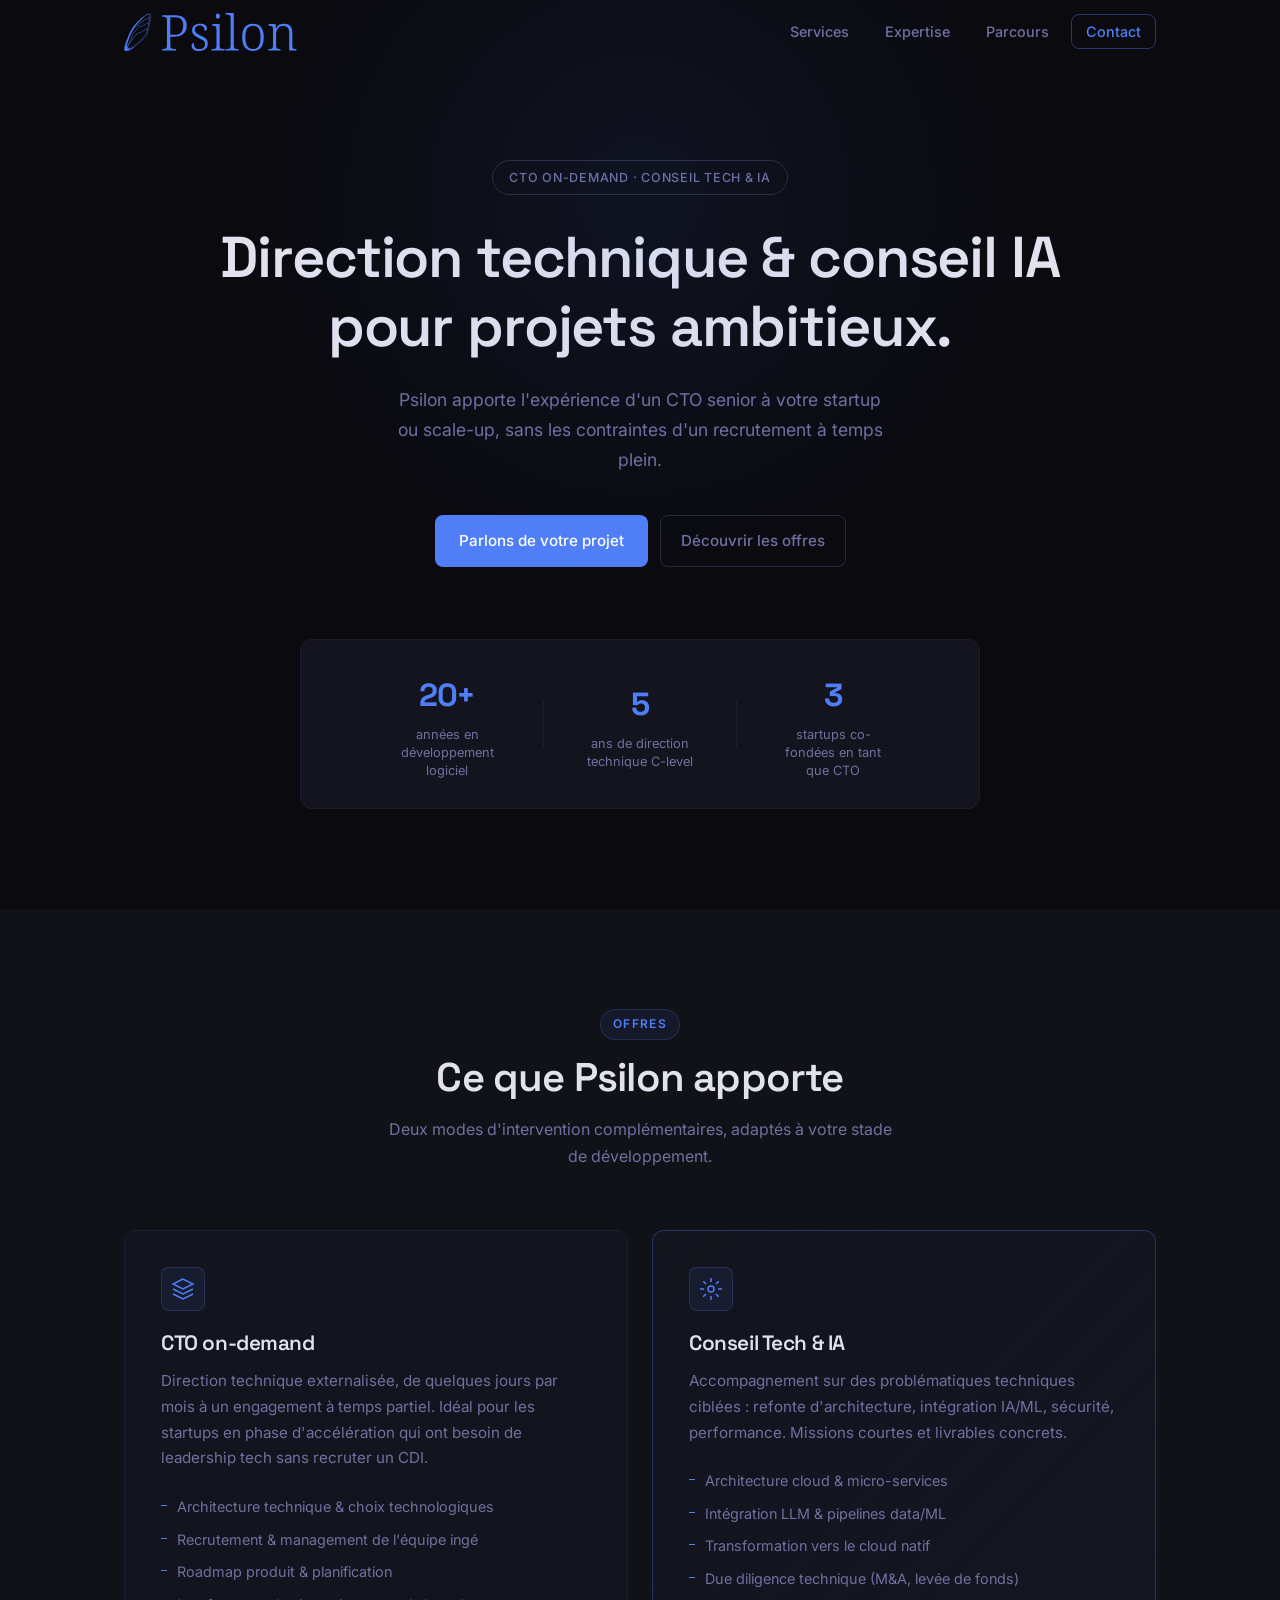
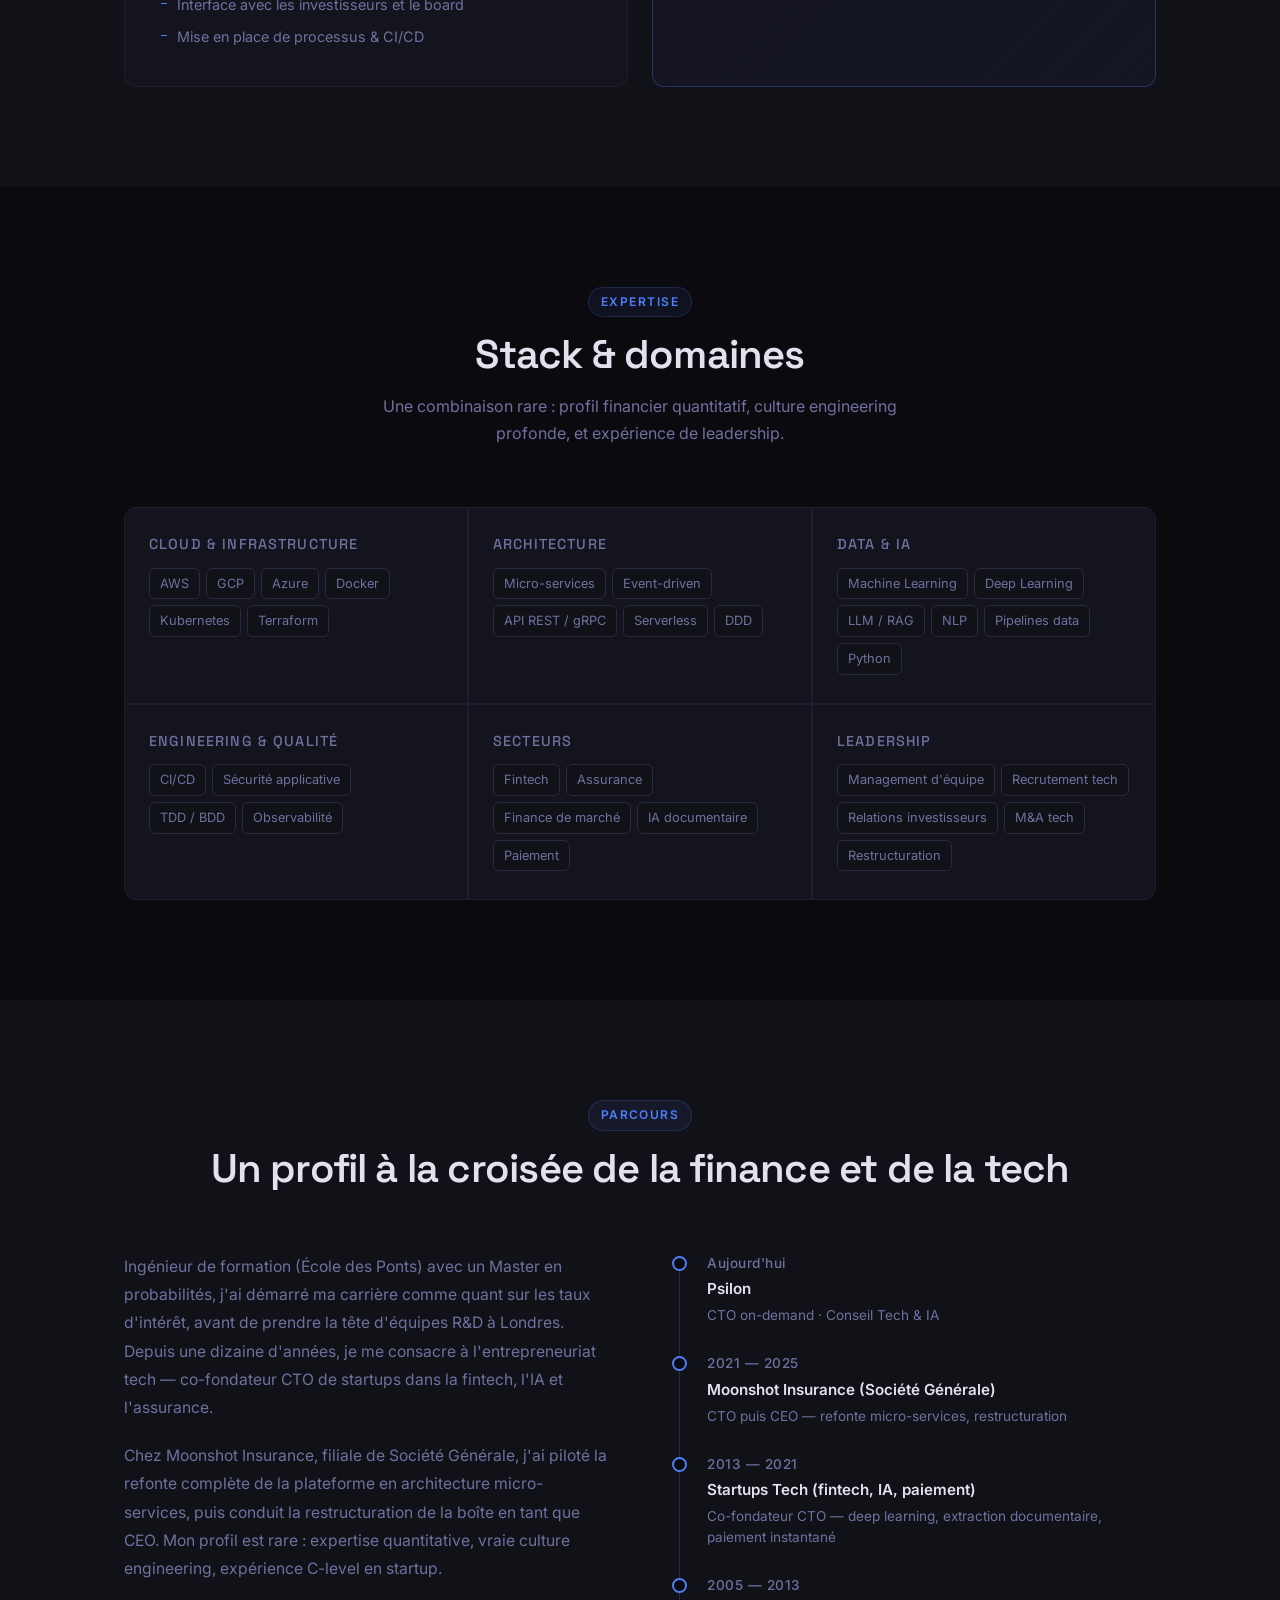
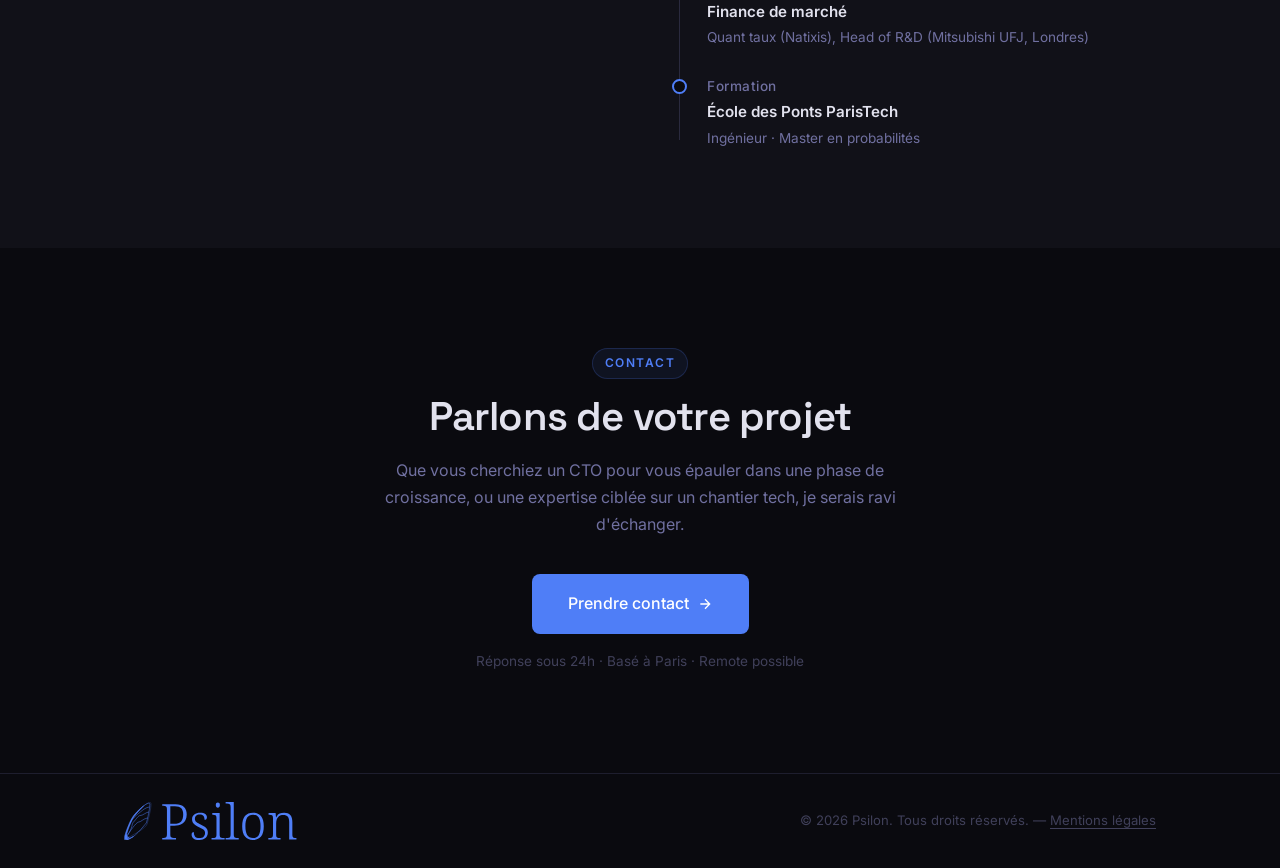
<file: index.html>
<!DOCTYPE html>
<html lang="fr">
<head>
  <meta charset="UTF-8" />
  <meta name="viewport" content="width=device-width, initial-scale=1.0" />
  <title>Psilon — Direction technique & conseil IA</title>
  <meta name="description" content="Psilon — CTO on-demand et conseil tech & IA pour startups et scale-ups ambitieuses." />
  <link rel="preconnect" href="https://fonts.googleapis.com" />
  <link rel="preconnect" href="https://fonts.gstatic.com" crossorigin />
  <link href="https://fonts.googleapis.com/css2?family=Inter:wght@300;400;500;600&family=Space+Grotesk:wght@500;600;700&display=swap" rel="stylesheet" />
  <link rel="stylesheet" href="style.css" />
</head>
<body>

  <!-- Navigation -->
  <nav id="nav">
    <div class="nav-inner">
      <a href="#hero" class="logo">
        <img src="psilon-logo.svg" alt="Psilon" class="logo-img" />
      </a>
      <ul class="nav-links">
        <li><a href="#services">Services</a></li>
        <li><a href="#expertise">Expertise</a></li>
        <li><a href="#parcours">Parcours</a></li>
        <li><a href="#contact" class="nav-cta">Contact</a></li>
      </ul>
      <button class="menu-toggle" aria-label="Menu" aria-expanded="false">
        <span></span><span></span><span></span>
      </button>
    </div>
    <div class="mobile-menu">
      <ul>
        <li><a href="#services">Services</a></li>
        <li><a href="#expertise">Expertise</a></li>
        <li><a href="#parcours">Parcours</a></li>
        <li><a href="#contact">Contact</a></li>
      </ul>
    </div>
  </nav>

  <!-- Hero -->
  <section id="hero">
    <div class="container">
      <div class="hero-badge">CTO on-demand · Conseil Tech & IA</div>
      <h1>Direction technique&nbsp;&amp;&nbsp;conseil IA<br/>pour projets ambitieux.</h1>
      <p class="hero-sub">
        Psilon apporte l'expérience d'un CTO senior à votre startup ou scale-up,
        sans les contraintes d'un recrutement à temps plein.
      </p>
      <div class="hero-actions">
        <a href="#contact" class="btn-primary">Parlons de votre projet</a>
        <a href="#services" class="btn-ghost">Découvrir les offres</a>
      </div>
      <div class="hero-stats">
        <div class="stat">
          <span class="stat-num">20+</span>
          <span class="stat-label">années en développement logiciel</span>
        </div>
        <div class="stat-divider"></div>
        <div class="stat">
          <span class="stat-num">5</span>
          <span class="stat-label">ans de direction technique C-level</span>
        </div>
        <div class="stat-divider"></div>
        <div class="stat">
          <span class="stat-num">3</span>
          <span class="stat-label">startups co-fondées en tant que CTO</span>
        </div>
      </div>
    </div>
  </section>

  <!-- Services -->
  <section id="services">
    <div class="container">
      <div class="section-header">
        <div class="section-tag">Offres</div>
        <h2>Ce que Psilon apporte</h2>
        <p class="section-sub">Deux modes d'intervention complémentaires, adaptés à votre stade de développement.</p>
      </div>
      <div class="services-grid">

        <div class="service-card">
          <div class="service-icon">
            <svg width="24" height="24" viewBox="0 0 24 24" fill="none" stroke="currentColor" stroke-width="1.5">
              <path d="M12 2L2 7l10 5 10-5-10-5z"/>
              <path d="M2 17l10 5 10-5"/>
              <path d="M2 12l10 5 10-5"/>
            </svg>
          </div>
          <h3>CTO on-demand</h3>
          <p>Direction technique externalisée, de quelques jours par mois à un engagement à temps partiel. Idéal pour les startups en phase d'accélération qui ont besoin de leadership tech sans recruter un CDI.</p>
          <ul class="service-list">
            <li>Architecture technique &amp; choix technologiques</li>
            <li>Recrutement &amp; management de l'équipe ingé</li>
            <li>Roadmap produit &amp; planification</li>
            <li>Interface avec les investisseurs et le board</li>
            <li>Mise en place
              de processus &amp; CI/CD</li>
          </ul>
        </div>

        <div class="service-card service-card--accent">
          <div class="service-icon">
            <svg width="24" height="24" viewBox="0 0 24 24" fill="none" stroke="currentColor" stroke-width="1.5">
              <circle cx="12" cy="12" r="3"/>
              <path d="M12 1v4M12 19v4M4.22 4.22l2.83 2.83M16.95 16.95l2.83 2.83M1 12h4M19 12h4M4.22 19.78l2.83-2.83M16.95 7.05l2.83-2.83"/>
            </svg>
          </div>
          <h3>Conseil Tech &amp; IA</h3>
          <p>Accompagnement sur des problématiques techniques ciblées : refonte d'architecture, intégration IA/ML, sécurité, performance. Missions courtes et livrables concrets.</p>
          <ul class="service-list">
            <li>Architecture cloud &amp; micro-services</li>
            <li>Intégration LLM &amp; pipelines data/ML</li>

            <li>Transformation vers le cloud natif</li>
            <li>Due diligence technique (M&amp;A, levée de fonds)</li>
          </ul>
        </div>

      </div>
    </div>
  </section>

  <!-- Expertise -->
  <section id="expertise">
    <div class="container">
      <div class="section-header">
        <div class="section-tag">Expertise</div>
        <h2>Stack &amp; domaines</h2>
        <p class="section-sub">Une combinaison rare : profil financier quantitatif, culture engineering profonde, et expérience de leadership.</p>
      </div>
      <div class="expertise-grid">
        <div class="expertise-block">
          <h4>Cloud &amp; Infrastructure</h4>
          <div class="tags">
            <span class="tag">AWS</span>
            <span class="tag">GCP</span>
            <span class="tag">Azure</span>
            <span class="tag">Docker</span>
            <span class="tag">Kubernetes</span>
            <span class="tag">Terraform</span>
          </div>
        </div>
        <div class="expertise-block">
          <h4>Architecture</h4>
          <div class="tags">
            <span class="tag">Micro-services</span>
            <span class="tag">Event-driven</span>
            <span class="tag">API REST / gRPC</span>
            <span class="tag">Serverless</span>
            <span class="tag">DDD</span>
          </div>
        </div>
        <div class="expertise-block">
          <h4>Data &amp; IA</h4>
          <div class="tags">
            <span class="tag">Machine Learning</span>
            <span class="tag">Deep Learning</span>
            <span class="tag">LLM / RAG</span>
            <span class="tag">NLP</span>
            <span class="tag">Pipelines data</span>
            <span class="tag">Python</span>
          </div>
        </div>
        <div class="expertise-block">
          <h4>Engineering &amp; Qualité</h4>
          <div class="tags">
            <span class="tag">CI/CD</span>

            <span class="tag">Sécurité applicative</span>
            <span class="tag">TDD / BDD</span>
            <span class="tag">Observabilité</span>
          </div>
        </div>
        <div class="expertise-block">
          <h4>Secteurs</h4>
          <div class="tags">
            <span class="tag">Fintech</span>
            <span class="tag">Assurance</span>
            <span class="tag">Finance de marché</span>
            <span class="tag">IA documentaire</span>
            <span class="tag">Paiement</span>
          </div>
        </div>
        <div class="expertise-block">
          <h4>Leadership</h4>
          <div class="tags">
            <span class="tag">Management d'équipe</span>
            <span class="tag">Recrutement tech</span>
            <span class="tag">Relations investisseurs</span>
            <span class="tag">M&amp;A tech</span>
            <span class="tag">Restructuration</span>
          </div>
        </div>
      </div>
    </div>
  </section>

  <!-- Parcours -->
  <section id="parcours">
    <div class="container">
      <div class="section-header">
        <div class="section-tag">Parcours</div>
        <h2>Un profil à la croisée de la finance et de la tech</h2>
      </div>
      <div class="parcours-layout">
        <div class="parcours-intro">
          <p>
            Ingénieur de formation (École des Ponts) avec un Master en probabilités,
            j'ai démarré ma carrière comme quant sur les taux d'intérêt, avant de prendre
            la tête d'équipes R&amp;D à Londres. Depuis une dizaine d'années, je me consacre
            à l'entrepreneuriat tech — co-fondateur CTO de startups dans la fintech,
            l'IA et l'assurance.
          </p>
          <p>
            Chez Moonshot Insurance, filiale de Société Générale, j'ai piloté la refonte
            complète de la plateforme en architecture micro-services, puis conduit la
            restructuration de la boîte en tant que CEO. Mon profil est rare : expertise
            quantitative, vraie culture engineering, expérience C-level en startup.
          </p>
        </div>
        <div class="timeline">
          <div class="timeline-item">
            <div class="timeline-dot"></div>
            <div class="timeline-content">
              <span class="timeline-period">Aujourd'hui</span>
              <strong>Psilon</strong>
              <span>CTO on-demand · Conseil Tech &amp; IA</span>
            </div>
          </div>
          <div class="timeline-item">
            <div class="timeline-dot"></div>
            <div class="timeline-content">
              <span class="timeline-period">2021 — 2025</span>
              <strong>Moonshot Insurance (Société Générale)</strong>
              <span>CTO puis CEO — refonte micro-services, restructuration</span>
            </div>
          </div>
          <div class="timeline-item">
            <div class="timeline-dot"></div>
            <div class="timeline-content">
              <span class="timeline-period">2013 — 2021</span>
              <strong>Startups Tech (fintech, IA, paiement)</strong>
              <span>Co-fondateur CTO — deep learning, extraction documentaire, paiement instantané</span>
            </div>
          </div>
          <div class="timeline-item">
            <div class="timeline-dot"></div>
            <div class="timeline-content">
              <span class="timeline-period">2005 — 2013</span>
              <strong>Finance de marché</strong>
              <span>Quant taux (Natixis), Head of R&amp;D (Mitsubishi UFJ, Londres)</span>
            </div>
          </div>
          <div class="timeline-item">
            <div class="timeline-dot"></div>
            <div class="timeline-content">
              <span class="timeline-period">Formation</span>
              <strong>École des Ponts ParisTech</strong>
              <span>Ingénieur · Master en probabilités</span>
            </div>
          </div>
        </div>
      </div>
    </div>
  </section>

  <!-- Contact -->
  <section id="contact">
    <div class="container">
      <div class="contact-inner">
        <div class="section-tag">Contact</div>
        <h2>Parlons de votre projet</h2>
        <p class="section-sub">
          Que vous cherchiez un CTO pour vous épauler dans une phase de croissance,
          ou une expertise ciblée sur un chantier tech, je serais ravi d'échanger.
        </p>
        <a href="mailto:contact@psilon.eu" class="btn-primary btn-large">
          Prendre contact
          <svg width="16" height="16" viewBox="0 0 24 24" fill="none" stroke="currentColor" stroke-width="2">
            <path d="M5 12h14M12 5l7 7-7 7"/>
          </svg>
        </a>
        <p class="contact-note">Réponse sous 24h · Basé à Paris · Remote possible</p>
      </div>
    </div>
  </section>

  <!-- Footer -->
  <footer>
    <div class="container">
      <div class="footer-inner">
        <a href="#hero" class="logo">
          <img src="psilon-logo.svg" alt="Psilon" class="logo-img" />
        </a>
        <p class="footer-copy">© 2026 Psilon. Tous droits réservés. — <a href="mentions-legales.html">Mentions légales</a></p>
      </div>
    </div>
  </footer>

  <script>
    // Smooth scroll
    document.querySelectorAll('a[href^="#"]').forEach(a => {
      a.addEventListener('click', e => {
        const target = document.querySelector(a.getAttribute('href'));
        if (target) {
          e.preventDefault();
          target.scrollIntoView({ behavior: 'smooth', block: 'start' });
        }
      });
    });

    // Nav scroll style
    const nav = document.getElementById('nav');
    window.addEventListener('scroll', () => {
      nav.classList.toggle('nav--scrolled', window.scrollY > 40);
    });

    // Mobile menu
    const toggle = document.querySelector('.menu-toggle');
    const mobileMenu = document.querySelector('.mobile-menu');
    toggle.addEventListener('click', () => {
      const open = toggle.getAttribute('aria-expanded') === 'true';
      toggle.setAttribute('aria-expanded', String(!open));
      mobileMenu.classList.toggle('open', !open);
    });
    mobileMenu.querySelectorAll('a').forEach(a => {
      a.addEventListener('click', () => {
        toggle.setAttribute('aria-expanded', 'false');
        mobileMenu.classList.remove('open');
      });
    });
  </script>

</body>
</html>
</file>
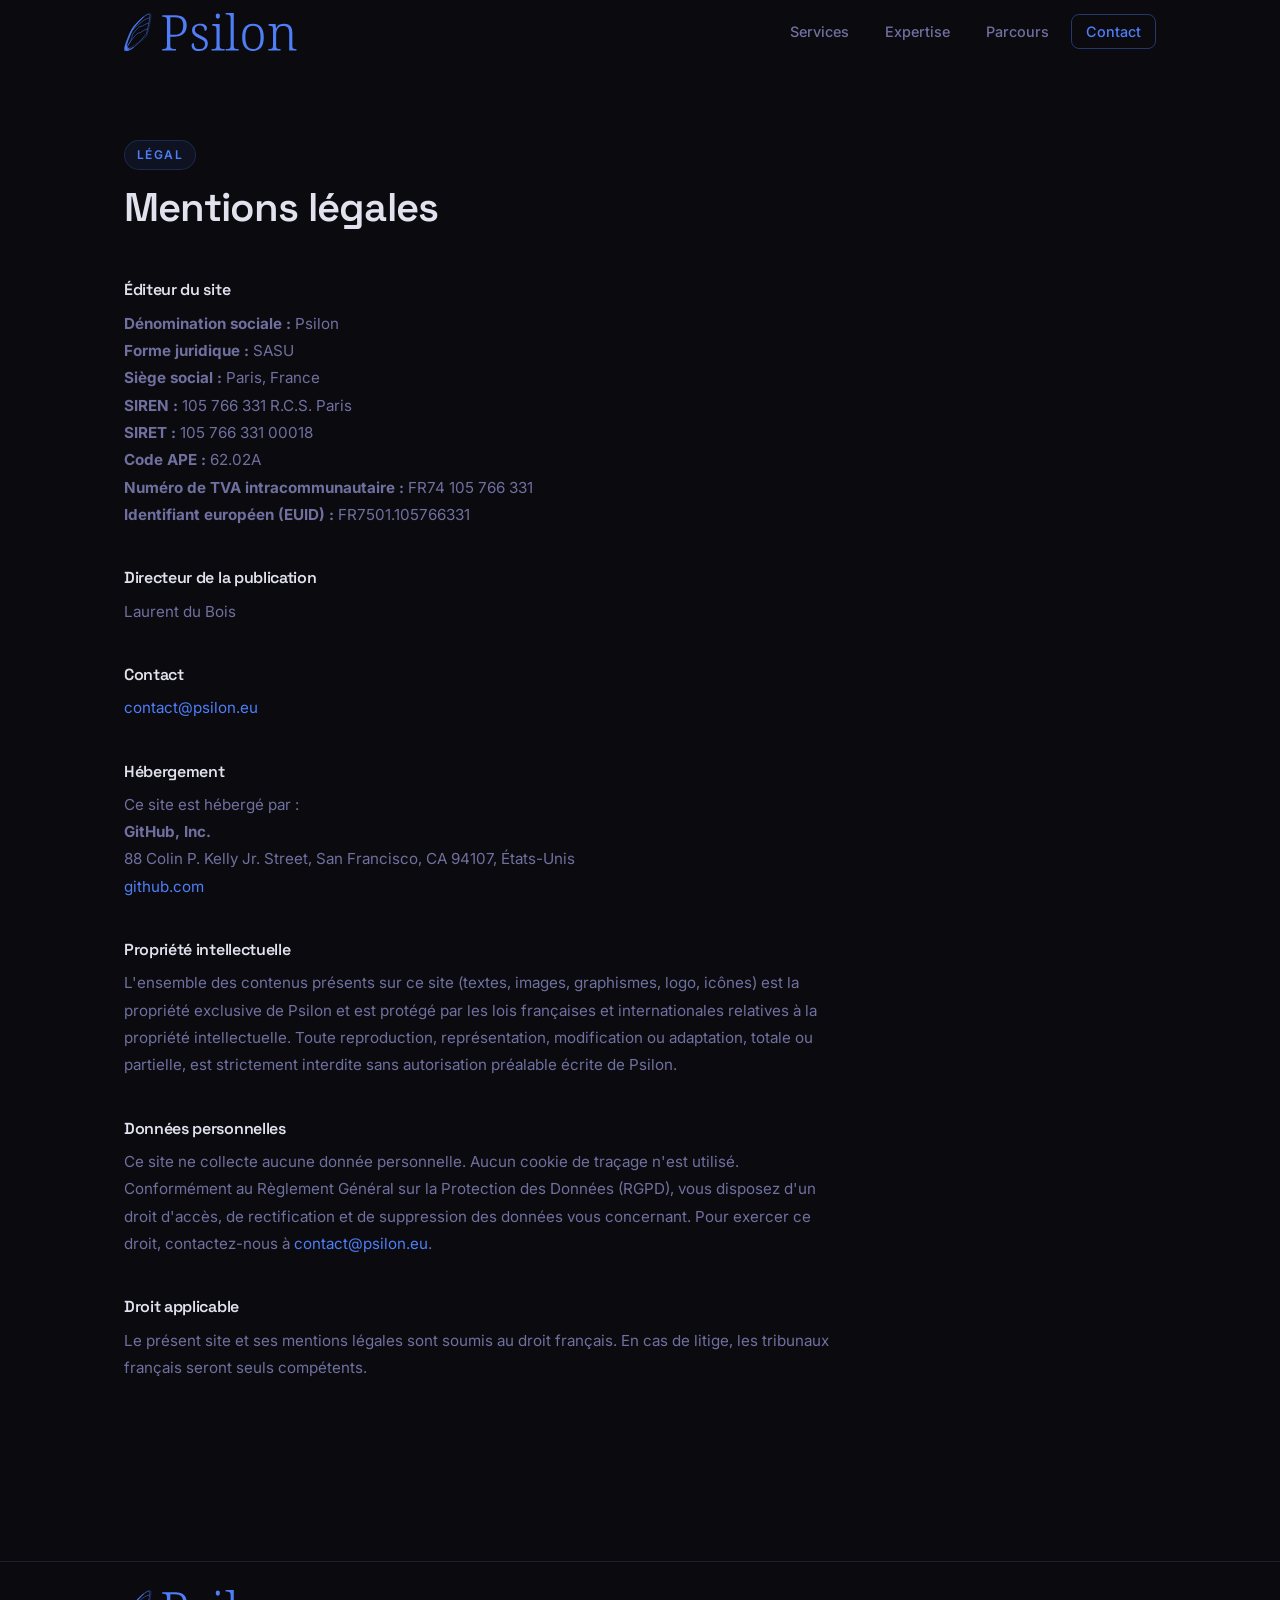
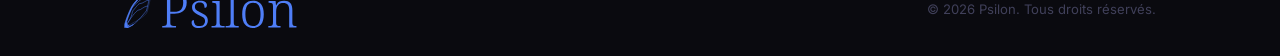
<file: mentions-legales.html>
<!DOCTYPE html>
<html lang="fr">
<head>
  <meta charset="UTF-8" />
  <meta name="viewport" content="width=device-width, initial-scale=1.0" />
  <title>Mentions légales — Psilon</title>
  <link rel="preconnect" href="https://fonts.googleapis.com" />
  <link rel="preconnect" href="https://fonts.gstatic.com" crossorigin />
  <link href="https://fonts.googleapis.com/css2?family=Inter:wght@300;400;500;600&family=Space+Grotesk:wght@500;600;700&display=swap" rel="stylesheet" />
  <link rel="stylesheet" href="style.css" />
</head>
<body>

  <!-- Navigation -->
  <nav id="nav">
    <div class="nav-inner">
      <a href="index.html" class="logo">
        <img src="psilon-logo.svg" alt="Psilon" class="logo-img" />
      </a>
      <ul class="nav-links">
        <li><a href="index.html#services">Services</a></li>
        <li><a href="index.html#expertise">Expertise</a></li>
        <li><a href="index.html#parcours">Parcours</a></li>
        <li><a href="index.html#contact" class="nav-cta">Contact</a></li>
      </ul>
      <button class="menu-toggle" aria-label="Menu" aria-expanded="false">
        <span></span><span></span><span></span>
      </button>
    </div>
    <div class="mobile-menu">
      <ul>
        <li><a href="index.html#services">Services</a></li>
        <li><a href="index.html#expertise">Expertise</a></li>
        <li><a href="index.html#parcours">Parcours</a></li>
        <li><a href="index.html#contact">Contact</a></li>
      </ul>
    </div>
  </nav>

  <!-- Mentions légales -->
  <section id="mentions" style="padding-top: 140px;">
    <div class="container">
      <div class="section-header" style="text-align:left; margin-bottom: 48px;">
        <div class="section-tag">Légal</div>
        <h2>Mentions légales</h2>
      </div>

      <div class="mentions-content">

        <div class="mentions-block">
          <h3>Éditeur du site</h3>
          <p>
            <strong>Dénomination sociale :</strong> Psilon<br />
            <strong>Forme juridique :</strong> SASU<br />
            <strong>Siège social :</strong> Paris, France<br />
            <strong>SIREN :</strong> 105 766 331 R.C.S. Paris<br />
            <strong>SIRET :</strong> 105 766 331 00018<br />
            <strong>Code APE :</strong> 62.02A<br />
            <strong>Numéro de TVA intracommunautaire :</strong> FR74 105 766 331<br />
            <strong>Identifiant européen (EUID) :</strong> FR7501.105766331
          </p>
        </div>

        <div class="mentions-block">
          <h3>Directeur de la publication</h3>
          <p>Laurent du Bois</p>
        </div>

        <div class="mentions-block">
          <h3>Contact</h3>
          <p>
            <a href="mailto:contact@psilon.eu">contact@psilon.eu</a>
          </p>
        </div>

        <div class="mentions-block">
          <h3>Hébergement</h3>
          <p>
            Ce site est hébergé par :<br />
            <strong>GitHub, Inc.</strong><br />
            88 Colin P. Kelly Jr. Street, San Francisco, CA 94107, États-Unis<br />
            <a href="https://github.com">github.com</a>
          </p>
        </div>

        <div class="mentions-block">
          <h3>Propriété intellectuelle</h3>
          <p>
            L'ensemble des contenus présents sur ce site (textes, images, graphismes, logo, icônes) est la propriété exclusive de Psilon et est protégé par les lois françaises et internationales relatives à la propriété intellectuelle. Toute reproduction, représentation, modification ou adaptation, totale ou partielle, est strictement interdite sans autorisation préalable écrite de Psilon.
          </p>
        </div>

        <div class="mentions-block">
          <h3>Données personnelles</h3>
          <p>
            Ce site ne collecte aucune donnée personnelle. Aucun cookie de traçage n'est utilisé. Conformément au Règlement Général sur la Protection des Données (RGPD), vous disposez d'un droit d'accès, de rectification et de suppression des données vous concernant. Pour exercer ce droit, contactez-nous à <a href="mailto:contact@psilon.eu">contact@psilon.eu</a>.
          </p>
        </div>

        <div class="mentions-block">
          <h3>Droit applicable</h3>
          <p>
            Le présent site et ses mentions légales sont soumis au droit français. En cas de litige, les tribunaux français seront seuls compétents.
          </p>
        </div>

      </div>
    </div>
  </section>

  <!-- Footer -->
  <footer>
    <div class="container">
      <div class="footer-inner">
        <a href="index.html" class="logo">
          <img src="psilon-logo.svg" alt="Psilon" class="logo-img" />
        </a>
        <p class="footer-copy">© 2026 Psilon. Tous droits réservés.</p>
      </div>
    </div>
  </footer>

  <script>
    const nav = document.getElementById('nav');
    window.addEventListener('scroll', () => {
      nav.classList.toggle('nav--scrolled', window.scrollY > 40);
    });
    const toggle = document.querySelector('.menu-toggle');
    const mobileMenu = document.querySelector('.mobile-menu');
    toggle.addEventListener('click', () => {
      const open = toggle.getAttribute('aria-expanded') === 'true';
      toggle.setAttribute('aria-expanded', String(!open));
      mobileMenu.classList.toggle('open', !open);
    });
  </script>

</body>
</html>
</file>
<file: style.css>
/* ── Variables ── */
:root {
  --bg:          #0a0a0f;
  --bg-2:        #111118;
  --bg-card:     #14141e;
  --border:      #1e1e2e;
  --border-2:    #2a2a3e;
  --text:        #e2e2ee;
  --text-muted:  #7070a0;
  --text-faint:  #40405a;
  --accent:      #4f7ef7;
  --accent-glow: rgba(79, 126, 247, 0.15);
  --accent-dim:  rgba(79, 126, 247, 0.08);
  --radius:      12px;
  --radius-sm:   8px;
}

/* ── Reset ── */
*, *::before, *::after { box-sizing: border-box; margin: 0; padding: 0; }
html { scroll-behavior: smooth; }
body {
  font-family: 'Inter', system-ui, sans-serif;
  background: var(--bg);
  color: var(--text);
  line-height: 1.7;
  font-size: 16px;
  -webkit-font-smoothing: antialiased;
}
a { color: inherit; text-decoration: none; }
ul { list-style: none; }
img { display: block; max-width: 100%; }

/* ── Container ── */
.container {
  max-width: 1080px;
  margin: 0 auto;
  padding: 0 24px;
}

/* ── Typography ── */
h1, h2, h3, h4 {
  font-family: 'Space Grotesk', sans-serif;
  font-weight: 600;
  line-height: 1.2;
  letter-spacing: -0.02em;
}
h1 { font-size: clamp(2.2rem, 5vw, 3.6rem); }
h2 { font-size: clamp(1.8rem, 3.5vw, 2.5rem); }
h3 { font-size: 1.3rem; }
h4 { font-size: 0.9rem; text-transform: uppercase; letter-spacing: 0.08em; color: var(--text-muted); font-weight: 500; }

/* ── Buttons ── */
.btn-primary {
  display: inline-flex;
  align-items: center;
  gap: 8px;
  background: var(--accent);
  color: #fff;
  padding: 12px 24px;
  border-radius: var(--radius-sm);
  font-weight: 500;
  font-size: 0.95rem;
  transition: opacity 0.2s, transform 0.15s;
}
.btn-primary:hover { opacity: 0.88; transform: translateY(-1px); }
.btn-primary.btn-large { padding: 16px 36px; font-size: 1rem; }

.btn-ghost {
  display: inline-flex;
  align-items: center;
  color: var(--text-muted);
  padding: 12px 20px;
  border-radius: var(--radius-sm);
  font-weight: 500;
  font-size: 0.95rem;
  border: 1px solid var(--border-2);
  transition: color 0.2s, border-color 0.2s;
}
.btn-ghost:hover { color: var(--text); border-color: var(--accent); }

/* ── Navigation ── */
#nav {
  position: fixed;
  top: 0; left: 0; right: 0;
  z-index: 100;
  transition: background 0.3s, border-color 0.3s;
  border-bottom: 1px solid transparent;
}
#nav.nav--scrolled {
  background: rgba(10, 10, 15, 0.92);
  backdrop-filter: blur(12px);
  border-bottom-color: var(--border);
}
.nav-inner {
  max-width: 1080px;
  margin: 0 auto;
  padding: 0 24px;
  height: 64px;
  display: flex;
  align-items: center;
  justify-content: space-between;
}
.logo {
  display: flex;
  align-items: center;
}
.logo-img {
  height: 38px;
  width: auto;
  display: block;
}

.nav-links {
  display: flex;
  align-items: center;
  gap: 8px;
}
.nav-links a {
  color: var(--text-muted);
  font-size: 0.9rem;
  font-weight: 500;
  padding: 8px 14px;
  border-radius: var(--radius-sm);
  transition: color 0.2s;
}
.nav-links a:hover { color: var(--text); }
.nav-links .nav-cta {
  color: var(--accent);
  border: 1px solid rgba(79, 126, 247, 0.4);
}
.nav-links .nav-cta:hover { background: var(--accent-dim); }
.nav-cta--logo { padding: 8px 12px; display: flex; align-items: center; }

.menu-toggle {
  display: none;
  flex-direction: column;
  gap: 5px;
  background: none;
  border: none;
  cursor: pointer;
  padding: 4px;
}
.menu-toggle span {
  display: block;
  width: 22px;
  height: 2px;
  background: var(--text-muted);
  border-radius: 2px;
  transition: transform 0.2s, opacity 0.2s;
}
.menu-toggle[aria-expanded="true"] span:nth-child(1) { transform: translateY(7px) rotate(45deg); }
.menu-toggle[aria-expanded="true"] span:nth-child(2) { opacity: 0; }
.menu-toggle[aria-expanded="true"] span:nth-child(3) { transform: translateY(-7px) rotate(-45deg); }

.mobile-menu {
  display: none;
  background: var(--bg-2);
  border-bottom: 1px solid var(--border);
}
.mobile-menu.open { display: block; }
.mobile-menu ul { padding: 12px 24px 20px; }
.mobile-menu a {
  display: block;
  padding: 12px 0;
  font-size: 1rem;
  font-weight: 500;
  color: var(--text-muted);
  border-bottom: 1px solid var(--border);
}
.mobile-menu a:hover { color: var(--text); }
.mobile-menu li:last-child a { border-bottom: none; }

/* ── Section shared ── */
section {
  padding: 100px 0;
}
.section-header {
  text-align: center;
  margin-bottom: 60px;
}
.section-tag {
  display: inline-block;
  font-size: 0.75rem;
  font-weight: 600;
  letter-spacing: 0.12em;
  text-transform: uppercase;
  color: var(--accent);
  margin-bottom: 14px;
  padding: 4px 12px;
  background: var(--accent-dim);
  border: 1px solid rgba(79, 126, 247, 0.2);
  border-radius: 20px;
}
.section-sub {
  color: var(--text-muted);
  max-width: 520px;
  margin: 14px auto 0;
  font-size: 1rem;
}

/* ── Hero ── */
#hero {
  padding-top: 160px;
  padding-bottom: 100px;
  text-align: center;
  position: relative;
  overflow: hidden;
}
#hero::before {
  content: '';
  position: absolute;
  top: -200px;
  left: 50%;
  transform: translateX(-50%);
  width: 800px;
  height: 800px;
  background: radial-gradient(circle, rgba(79, 126, 247, 0.08) 0%, transparent 70%);
  pointer-events: none;
}
.hero-badge {
  display: inline-block;
  font-size: 0.78rem;
  font-weight: 500;
  letter-spacing: 0.06em;
  text-transform: uppercase;
  color: var(--text-muted);
  border: 1px solid var(--border-2);
  border-radius: 20px;
  padding: 6px 16px;
  margin-bottom: 28px;
}
#hero h1 {
  color: var(--text);
  margin-bottom: 24px;
}
.hero-sub {
  color: var(--text-muted);
  font-size: 1.1rem;
  max-width: 500px;
  margin: 0 auto 40px;
}
.hero-actions {
  display: flex;
  gap: 12px;
  justify-content: center;
  flex-wrap: wrap;
  margin-bottom: 72px;
}
.hero-stats {
  display: flex;
  justify-content: center;
  align-items: center;
  gap: 0;
  flex-wrap: wrap;
  border: 1px solid var(--border);
  border-radius: var(--radius);
  background: var(--bg-card);
  padding: 28px 40px;
  max-width: 680px;
  margin: 0 auto;
}
.stat {
  display: flex;
  flex-direction: column;
  align-items: center;
  gap: 4px;
  padding: 0 36px;
}
.stat-num {
  font-family: 'Space Grotesk', sans-serif;
  font-size: 2rem;
  font-weight: 700;
  color: var(--accent);
  letter-spacing: -0.04em;
}
.stat-label {
  font-size: 0.8rem;
  color: var(--text-muted);
  text-align: center;
  max-width: 120px;
  line-height: 1.4;
}
.stat-divider {
  width: 1px;
  height: 48px;
  background: var(--border);
  flex-shrink: 0;
}

/* ── Services ── */
#services { background: var(--bg-2); }
.services-grid {
  display: grid;
  grid-template-columns: 1fr 1fr;
  gap: 24px;
}
.service-card {
  background: var(--bg-card);
  border: 1px solid var(--border);
  border-radius: var(--radius);
  padding: 36px;
  transition: border-color 0.2s;
}
.service-card:hover { border-color: var(--border-2); }
.service-card--accent {
  border-color: rgba(79, 126, 247, 0.3);
  background: linear-gradient(135deg, var(--bg-card) 0%, rgba(79, 126, 247, 0.05) 100%);
}
.service-card--accent:hover { border-color: rgba(79, 126, 247, 0.5); }
.service-icon {
  width: 44px;
  height: 44px;
  border-radius: var(--radius-sm);
  background: var(--accent-dim);
  border: 1px solid rgba(79, 126, 247, 0.2);
  display: flex;
  align-items: center;
  justify-content: center;
  color: var(--accent);
  margin-bottom: 20px;
}
.service-card h3 {
  margin-bottom: 12px;
  color: var(--text);
}
.service-card > p {
  color: var(--text-muted);
  font-size: 0.95rem;
  margin-bottom: 24px;
  line-height: 1.7;
}
.service-list {
  display: flex;
  flex-direction: column;
  gap: 8px;
}
.service-list li {
  font-size: 0.9rem;
  color: var(--text-muted);
  padding-left: 16px;
  position: relative;
}
.service-list li::before {
  content: '';
  position: absolute;
  left: 0;
  top: 10px;
  width: 6px;
  height: 1px;
  background: var(--accent);
}

/* ── Expertise ── */
.expertise-grid {
  display: grid;
  grid-template-columns: repeat(3, 1fr);
  gap: 2px;
  border: 1px solid var(--border);
  border-radius: var(--radius);
  overflow: hidden;
  background: var(--border);
}
.expertise-block {
  background: var(--bg-card);
  padding: 28px 24px;
  display: flex;
  flex-direction: column;
  gap: 14px;
}
.tags {
  display: flex;
  flex-wrap: wrap;
  gap: 6px;
}
.tag {
  font-size: 0.8rem;
  color: var(--text-muted);
  background: var(--bg-2);
  border: 1px solid var(--border-2);
  border-radius: 6px;
  padding: 4px 10px;
  transition: color 0.2s, border-color 0.2s;
}
.tag:hover { color: var(--text); border-color: var(--accent); }

/* ── Parcours ── */
#parcours { background: var(--bg-2); }
.parcours-layout {
  display: grid;
  grid-template-columns: 1fr 1fr;
  gap: 64px;
  align-items: start;
}
.parcours-intro p {
  color: var(--text-muted);
  font-size: 0.98rem;
  line-height: 1.8;
  margin-bottom: 20px;
}
.timeline {
  display: flex;
  flex-direction: column;
  gap: 0;
  position: relative;
}
.timeline::before {
  content: '';
  position: absolute;
  left: 7px;
  top: 8px;
  bottom: 8px;
  width: 1px;
  background: var(--border-2);
}
.timeline-item {
  display: flex;
  gap: 20px;
  padding-bottom: 28px;
  position: relative;
}
.timeline-item:last-child { padding-bottom: 0; }
.timeline-dot {
  width: 15px;
  height: 15px;
  border-radius: 50%;
  border: 2px solid var(--accent);
  background: var(--bg);
  flex-shrink: 0;
  margin-top: 3px;
  position: relative;
  z-index: 1;
}
.timeline-content {
  display: flex;
  flex-direction: column;
  gap: 3px;
}
.timeline-period {
  font-size: 0.78rem;
  color: var(--accent);
  font-weight: 500;
  letter-spacing: 0.04em;
}
.timeline-content strong {
  font-size: 0.95rem;
  color: var(--text);
  font-weight: 600;
}
.timeline-content span {
  font-size: 0.85rem;
  color: var(--text-muted);
  line-height: 1.5;
}

/* ── Contact ── */
.contact-inner {
  text-align: center;
  max-width: 560px;
  margin: 0 auto;
}
.contact-inner h2 { margin-bottom: 16px; }
.contact-inner .btn-primary { margin-top: 36px; }
.contact-note {
  font-size: 0.85rem;
  color: var(--text-faint);
  margin-top: 16px;
}

/* ── Mentions légales ── */
.mentions-content {
  display: flex;
  flex-direction: column;
  gap: 40px;
  max-width: 720px;
  padding-bottom: 80px;
}
.mentions-block h3 {
  font-size: 1rem;
  color: var(--text);
  margin-bottom: 10px;
  font-weight: 600;
}
.mentions-block p {
  color: var(--text-muted);
  font-size: 0.95rem;
  line-height: 1.8;
}
.mentions-block a {
  color: var(--accent);
}
.mentions-block a:hover {
  text-decoration: underline;
}

/* ── Footer ── */
footer {
  border-top: 1px solid var(--border);
  padding: 28px 0;
}
.footer-inner {
  display: flex;
  justify-content: space-between;
  align-items: center;
  flex-wrap: wrap;
  gap: 12px;
}
.footer-copy {
  font-size: 0.82rem;
  color: var(--text-faint);
}
.footer-copy a {
  color: var(--text-faint);
  text-decoration: underline;
  text-underline-offset: 3px;
}
.footer-copy a:hover {
  color: var(--text-muted);
}

/* ── Responsive ── */
@media (max-width: 768px) {
  section { padding: 72px 0; }
  #hero { padding-top: 120px; }

  .nav-links { display: none; }
  .menu-toggle { display: flex; }

  .hero-stats { padding: 20px 16px; gap: 16px; flex-direction: column; }
  .stat { padding: 0; }
  .stat-divider { width: 48px; height: 1px; }

  .services-grid { grid-template-columns: 1fr; }

  .expertise-grid { grid-template-columns: 1fr; }

  .parcours-layout { grid-template-columns: 1fr; gap: 40px; }

  .footer-inner { flex-direction: column; align-items: flex-start; }
}

@media (max-width: 480px) {
  #hero h1 { font-size: 2rem; }
  .hero-actions { flex-direction: column; align-items: center; }
  .service-card { padding: 24px; }
}
</file>
